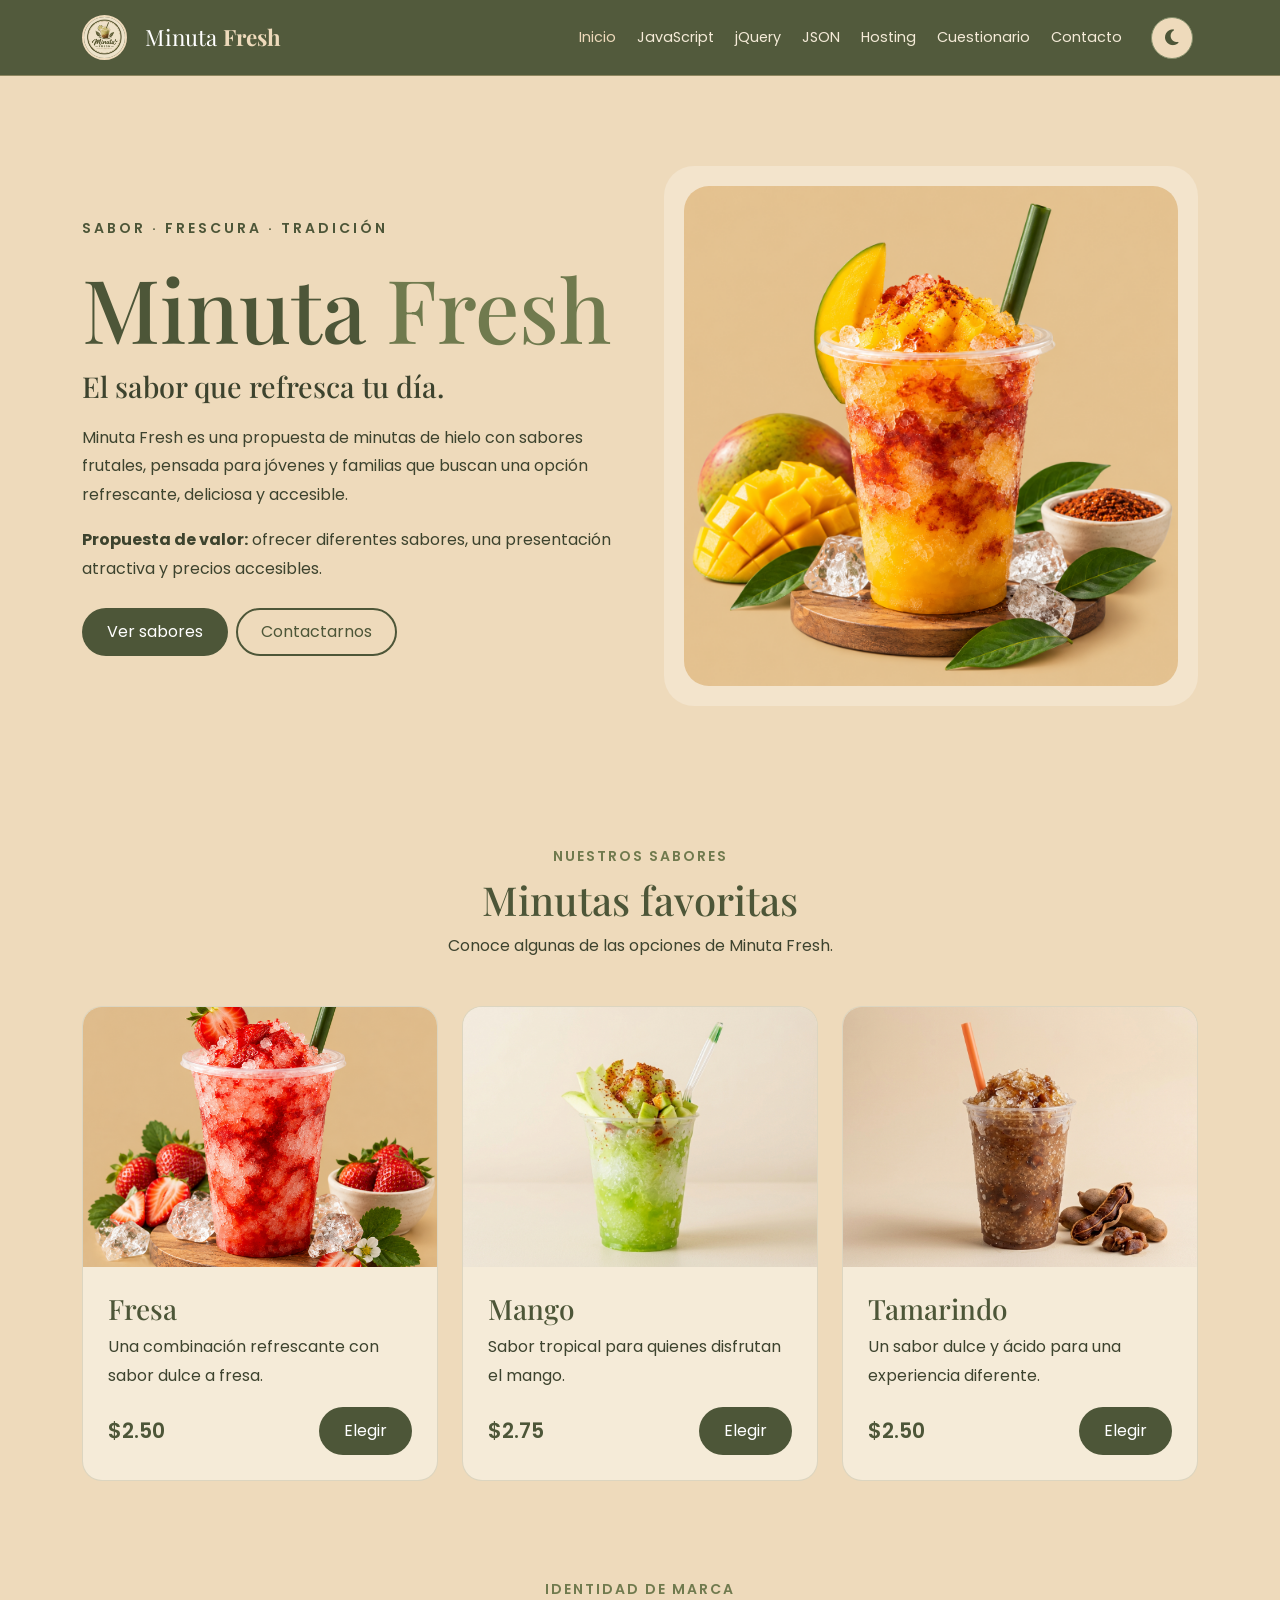
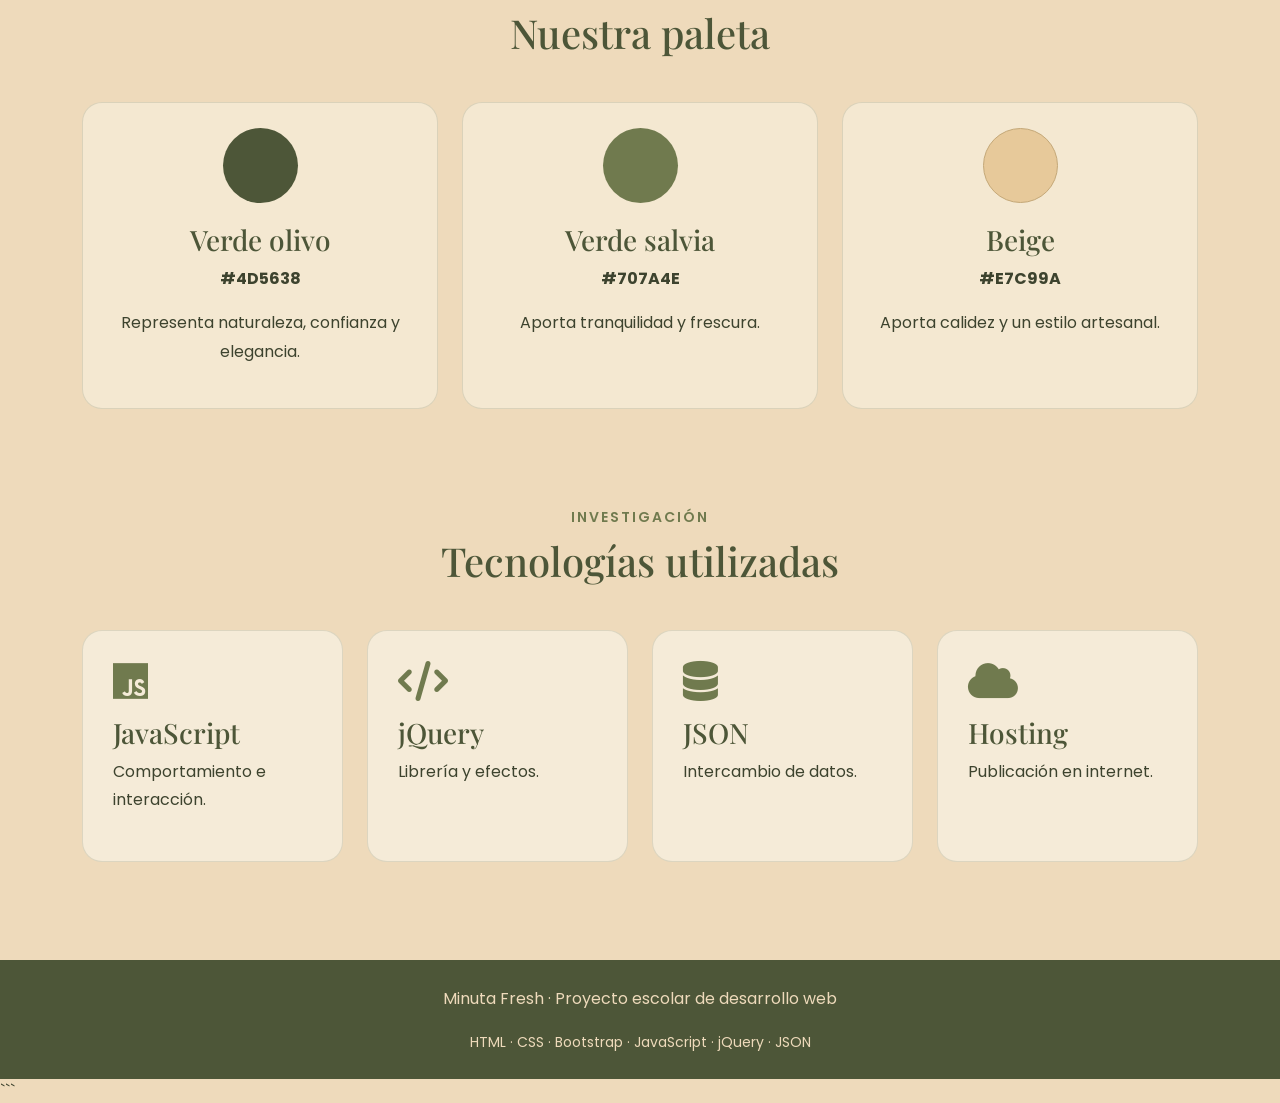
<file: index.html>
<!DOCTYPE html>
<html lang="es">

<head>
    <meta charset="UTF-8">
    <meta name="viewport" content="width=device-width, initial-scale=1.0">

    <title>Minuta Fresh | Inicio</title>

    <link href="https://cdn.jsdelivr.net/npm/bootstrap@5.3.7/dist/css/bootstrap.min.css" rel="stylesheet">

    <link rel="preconnect" href="https://fonts.googleapis.com">
    <link rel="preconnect" href="https://fonts.gstatic.com" crossorigin>

    <link href="https://fonts.googleapis.com/css2?family=Playfair+Display:wght@500;600;700&family=Poppins:wght@300;400;500;600&display=swap" rel="stylesheet">

    <link href="https://cdnjs.cloudflare.com/ajax/libs/font-awesome/6.5.2/css/all.min.css" rel="stylesheet">

    <link rel="stylesheet" href="style.css">
</head>

<body>

    <nav class="navbar navbar-expand-lg sticky-top">
        <div class="container">

            <a class="navbar-brand d-flex align-items-center" href="index.html">
                <img src="./imagenes/logo.png (2).png" alt="Logo Minuta Fresh">
                <span class="ms-2">Minuta <strong>Fresh</strong></span>
            </a>

            <button class="navbar-toggler" type="button" data-bs-toggle="collapse" data-bs-target="#menu" aria-controls="menu" aria-expanded="false" aria-label="Abrir menú">
                <span class="navbar-toggler-icon"></span>
            </button>

            <div class="collapse navbar-collapse" id="menu">

                <ul class="navbar-nav ms-auto align-items-lg-center">

                    <li class="nav-item">
                        <a class="nav-link active" href="index.html">Inicio</a>
                    </li>

                    <li class="nav-item">
                        <a class="nav-link" href="javascript.html">JavaScript</a>
                    </li>

                    <li class="nav-item">
                        <a class="nav-link" href="jquery.html">jQuery</a>
                    </li>

                    <li class="nav-item">
                        <a class="nav-link" href="json.html">JSON</a>
                    </li>

                    <li class="nav-item">
                        <a class="nav-link" href="hosting.html">Hosting</a>
                    </li>

                    <li class="nav-item">
                        <a class="nav-link" href="cuestionario.html">Cuestionario</a>
                    </li>

                    <li class="nav-item">
                        <a class="nav-link" href="contacto.html">Contacto</a>
                    </li>

                    <li class="nav-item ms-lg-3">
                        <button id="themeToggle" class="theme-btn" type="button" aria-label="Cambiar tema">
                            <i class="fa-solid fa-moon"></i>
                        </button>
                    </li>

                </ul>

            </div>
        </div>
    </nav>


    <header class="hero">

        <div class="container">

            <div class="row align-items-center g-5">

                <div class="col-lg-6">

                    <small class="eyebrow">
                        SABOR · FRESCURA · TRADICIÓN
                    </small>

                    <h1>
                        Minuta <span>Fresh</span>
                    </h1>

                    <h2>
                        El sabor que refresca tu día.
                    </h2>

                    <p>
                        Minuta Fresh es una propuesta de minutas
                        de hielo con sabores frutales, pensada para
                        jóvenes y familias que buscan una opción
                        refrescante, deliciosa y accesible.
                    </p>

                    <p>
                        <strong>Propuesta de valor:</strong>
                        ofrecer diferentes sabores, una presentación
                        atractiva y precios accesibles.
                    </p>

                    <div class="d-flex gap-2 flex-wrap mt-4">

                        <a href="#sabores" class="btn-minuta">
                            Ver sabores
                        </a>

                        <a href="contacto.html" class="btn-outline-minuta">
                            Contactarnos
                        </a>

                    </div>

                </div>


                <div class="col-lg-6">

                    <div class="hero-product">

                        <img src="./imagenes/minutas.png.png" alt="Minuta Fresh de fresa">

                    </div>

                </div>

            </div>

        </div>

    </header>


    <section id="sabores" class="py-5">

        <div class="container">

            <div class="section-title">

                <small>NUESTROS SABORES</small>

                <h2>Minutas favoritas</h2>

                <p>
                    Conoce algunas de las opciones de Minuta Fresh.
                </p>

            </div>


            <div class="row g-4">

                <div class="col-md-4">

                    <div class="minuta-card">

                        <img src="./imagenes/minuta de fresas.png" alt="Minuta de fresa">

                        <div class="minuta-card-body">

                            <h3>Fresa</h3>

                            <p>
                                Una combinación refrescante con
                                sabor dulce a fresa.
                            </p>

                            <div class="card-bottom">

                                <span class="precio">$2.50</span>

                                <button class="btn-minuta" type="button" onclick="mostrarMensaje('Minuta de Fresa')">
                                    Elegir
                                </button>

                            </div>

                        </div>

                    </div>

                </div>


                <div class="col-md-4">

                    <div class="minuta-card">

                        <img src="./imagenes/minuta de mango.jpg" alt="Minuta de mango">

                        <div class="minuta-card-body">

                            <h3>Mango</h3>

                            <p>
                                Sabor tropical para quienes
                                disfrutan el mango.
                            </p>

                            <div class="card-bottom">

                                <span class="precio">$2.75</span>

                                <button class="btn-minuta" type="button" onclick="mostrarMensaje('Minuta de Mango')">
                                    Elegir
                                </button>

                            </div>

                        </div>

                    </div>

                </div>


                <div class="col-md-4">

                    <div class="minuta-card">

                        <img src="./imagenes/minuta de tamarindo.jpg" alt="Minuta de tamarindo">

                        <div class="minuta-card-body">

                            <h3>Tamarindo</h3>

                            <p>
                                Un sabor dulce y ácido para
                                una experiencia diferente.
                            </p>

                            <div class="card-bottom">

                                <span class="precio">$2.50</span>

                                <button class="btn-minuta" type="button" onclick="mostrarMensaje('Minuta de Tamarindo')">
                                    Elegir
                                </button>

                            </div>

                        </div>

                    </div>

                </div>

            </div>

        </div>

    </section>


    <section class="py-5">

        <div class="container">

            <div class="section-title">

                <small>IDENTIDAD DE MARCA</small>

                <h2>Nuestra paleta</h2>

            </div>


            <div class="row g-4">

                <div class="col-md-4">

                    <div class="info-box text-center">

                        <div class="color-circle verde-oscuro"></div>

                        <h3>Verde olivo</h3>

                        <p>
                            <strong>#4D5638</strong>
                        </p>

                        <p>
                            Representa naturaleza, confianza y
                            elegancia.
                        </p>

                    </div>

                </div>


                <div class="col-md-4">

                    <div class="info-box text-center">

                        <div class="color-circle verde-salvia"></div>

                        <h3>Verde salvia</h3>

                        <p>
                            <strong>#707A4E</strong>
                        </p>

                        <p>
                            Aporta tranquilidad y frescura.
                        </p>

                    </div>

                </div>


                <div class="col-md-4">

                    <div class="info-box text-center">

                        <div class="color-circle beige"></div>

                        <h3>Beige</h3>

                        <p>
                            <strong>#E7C99A</strong>
                        </p>

                        <p>
                            Aporta calidez y un estilo artesanal.
                        </p>

                    </div>

                </div>

            </div>

        </div>

    </section>


    <section class="py-5">

        <div class="container">

            <div class="section-title">

                <small>INVESTIGACIÓN</small>

                <h2>Tecnologías utilizadas</h2>

            </div>


            <div class="row g-4">

                <div class="col-md-6 col-lg-3">

                    <a href="javascript.html" class="tech-card">

                        <i class="fa-brands fa-js"></i>

                        <h3>JavaScript</h3>

                        <p>Comportamiento e interacción.</p>

                    </a>

                </div>


                <div class="col-md-6 col-lg-3">

                    <a href="jquery.html" class="tech-card">

                        <i class="fa-solid fa-code"></i>

                        <h3>jQuery</h3>

                        <p>Librería y efectos.</p>

                    </a>

                </div>


                <div class="col-md-6 col-lg-3">

                    <a href="json.html" class="tech-card">

                        <i class="fa-solid fa-database"></i>

                        <h3>JSON</h3>

                        <p>Intercambio de datos.</p>

                    </a>

                </div>


                <div class="col-md-6 col-lg-3">

                    <a href="hosting.html" class="tech-card">

                        <i class="fa-solid fa-cloud"></i>

                        <h3>Hosting</h3>

                        <p>Publicación en internet.</p>

                    </a>

                </div>

            </div>

        </div>

    </section>


    <footer class="footer">

        <div class="container text-center">

            <p>
                Minuta Fresh · Proyecto escolar de desarrollo web
            </p>

            <small>
                HTML · CSS · Bootstrap · JavaScript · jQuery · JSON
            </small>

        </div>

    </footer>


    <script src="https://cdn.jsdelivr.net/npm/bootstrap@5.3.7/dist/js/bootstrap.bundle.min.js"></script>
    <script src="script.js"></script>

</body>

</html>
```
</file>
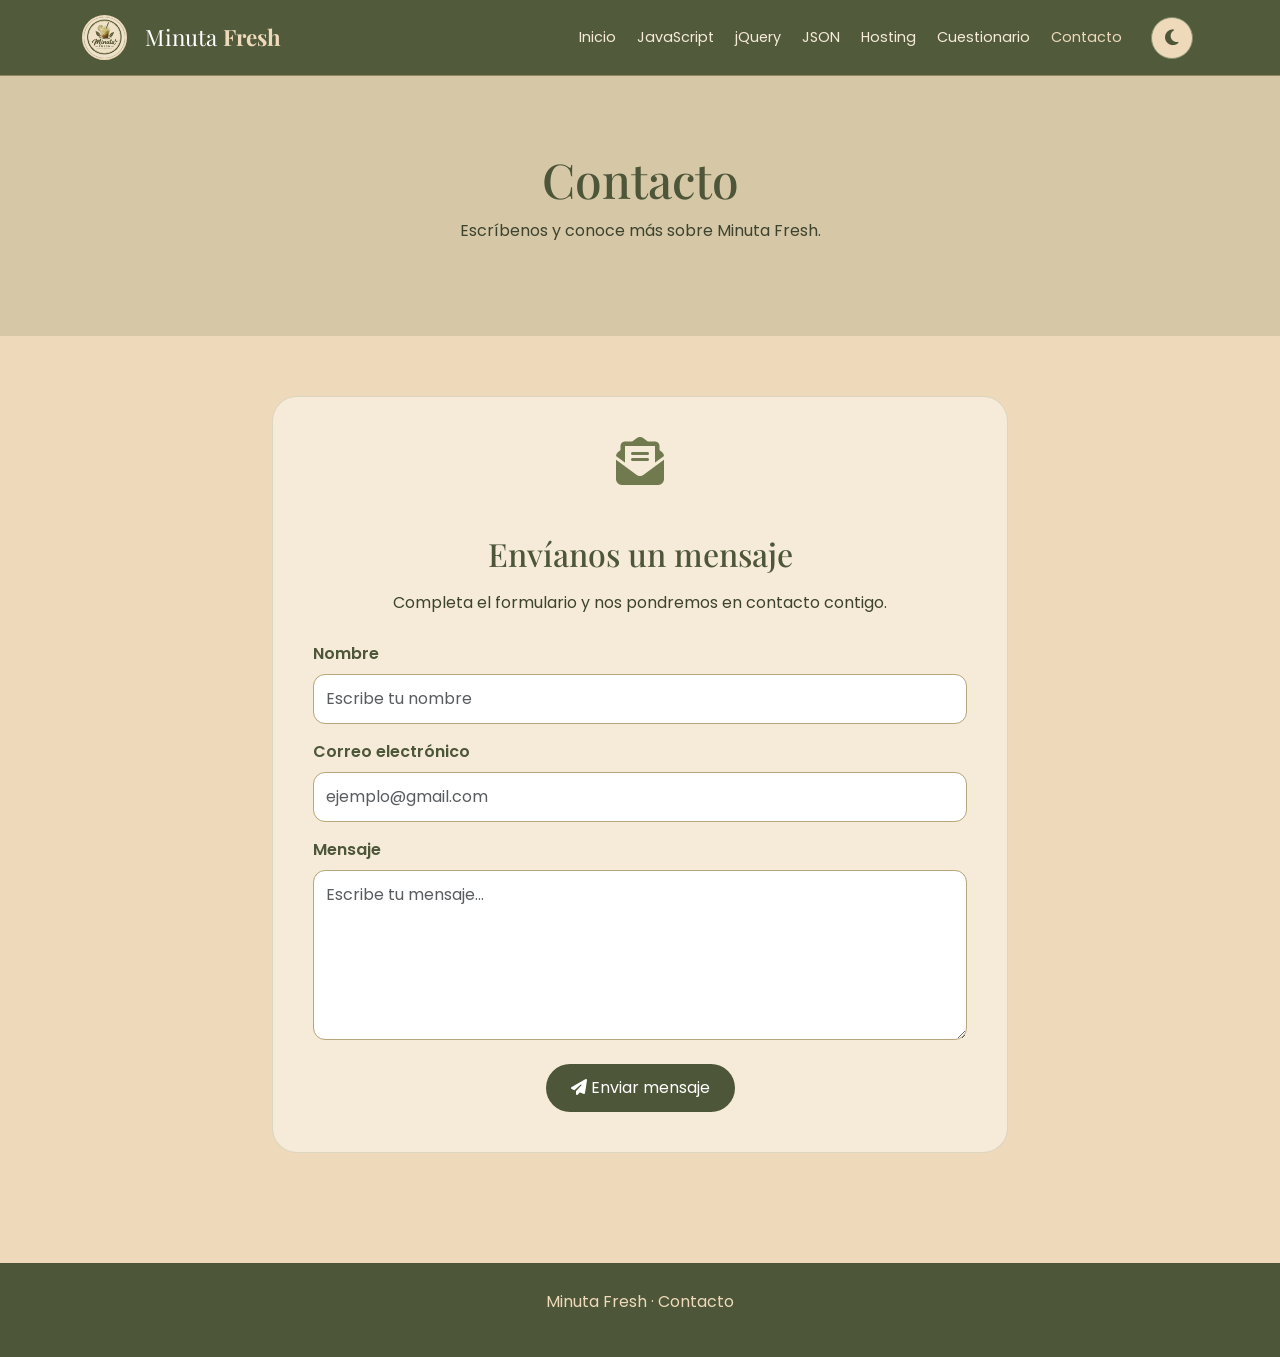
<file: contacto.html>
<!DOCTYPE html>
<html lang="es">
<head>
    <meta charset="UTF-8">
    <meta name="viewport" content="width=device-width, initial-scale=1.0">
    <title>Contacto | Minuta Fresh</title>

    <link href="https://cdn.jsdelivr.net/npm/bootstrap@5.3.7/dist/css/bootstrap.min.css" rel="stylesheet">
    <link href="https://fonts.googleapis.com/css2?family=Playfair+Display:wght@500;600;700&family=Poppins:wght@300;400;500;600&display=swap" rel="stylesheet">
    <link href="https://cdnjs.cloudflare.com/ajax/libs/font-awesome/6.5.2/css/all.min.css" rel="stylesheet">
    <link rel="stylesheet" href="style.css">
</head>

<body>

    <!-- NAVEGACIÓN -->
    <nav class="navbar navbar-expand-lg sticky-top">
        <div class="container">

            <a class="navbar-brand d-flex align-items-center" href="index.html">
                <img src="./imagenes/logo.png (2).png"
                     class="logo-img"
                     alt="Logo Minuta Fresh">
                <span class="ms-2">Minuta <strong>Fresh</strong></span>
            </a>

            <button class="navbar-toggler"
                    type="button"
                    data-bs-toggle="collapse"
                    data-bs-target="#menu"
                    aria-controls="menu"
                    aria-expanded="false"
                    aria-label="Abrir menú de navegación">
                <span class="navbar-toggler-icon"></span>
            </button>

            <div class="collapse navbar-collapse" id="menu">
                <ul class="navbar-nav ms-auto align-items-lg-center">

                    <li class="nav-item">
                        <a class="nav-link" href="index.html">Inicio</a>
                    </li>

                    <li class="nav-item">
                        <a class="nav-link" href="javascript.html">JavaScript</a>
                    </li>

                    <li class="nav-item">
                        <a class="nav-link" href="jquery.html">jQuery</a>
                    </li>

                    <li class="nav-item">
                        <a class="nav-link" href="json.html">JSON</a>
                    </li>

                    <li class="nav-item">
                        <a class="nav-link" href="hosting.html">Hosting</a>
                    </li>

                    <li class="nav-item">
                        <a class="nav-link" href="cuestionario.html">Cuestionario</a>
                    </li>

                    <li class="nav-item">
                        <a class="nav-link active" href="contacto.html">Contacto</a>
                    </li>

                    <li class="nav-item ms-lg-3">
                        <button id="themeToggle"
                                class="theme-btn"
                                type="button"
                                aria-label="Cambiar tema">
                            <i class="fa-solid fa-moon"></i>
                        </button>
                    </li>

                </ul>
            </div>
        </div>
    </nav>

    <!-- ENCABEZADO -->
    <header class="page-header">
        <h1>Contacto</h1>
        <p>Escríbenos y conoce más sobre Minuta Fresh.</p>
    </header>

    <!-- FORMULARIO DE CONTACTO -->
    <main class="content-section">
        <div class="container">

            <div class="row justify-content-center">
                <div class="col-lg-8">

                    <div class="contact-card">

                        <div class="text-center mb-4">
                            <i class="fa-solid fa-envelope-open-text contact-icon"></i>
                            <h2>Envíanos un mensaje</h2>
                            <p>Completa el formulario y nos pondremos en contacto contigo.</p>
                        </div>

                        <form id="contactForm">

                            <div class="mb-3">
                                <label for="nombre" class="form-label">Nombre</label>
                                <input
                                    type="text"
                                    class="form-control"
                                    id="nombre"
                                    name="nombre"
                                    placeholder="Escribe tu nombre"
                                    maxlength="100"
                                    required>
                            </div>

                            <div class="mb-3">
                                <label for="email" class="form-label">Correo electrónico</label>
                                <input
                                    type="email"
                                    class="form-control"
                                    id="email"
                                    name="email"
                                    placeholder="ejemplo@gmail.com"
                                    maxlength="200"
                                    required>
                            </div>

                            <div class="mb-4">
                                <label for="mensaje" class="form-label">Mensaje</label>
                                <textarea
                                    class="form-control"
                                    id="mensaje"
                                    name="mensaje"
                                    rows="6"
                                    maxlength="1000"
                                    placeholder="Escribe tu mensaje..."
                                    required></textarea>
                            </div>

                            <div class="text-center">
                                <button
                                    type="submit"
                                    class="btn-minuta"
                                    id="btnEnviar">
                                    <i class="fa-solid fa-paper-plane"></i>
                                    Enviar mensaje
                                </button>
                            </div>

                            <div
                                id="contactResult"
                                class="alert mt-4"
                                role="status"
                                aria-live="polite"
                                style="display: none;">
                            </div>

                        </form>
                    </div>
                </div>
            </div>
        </div>
    </main>

    <!-- PIE DE PÁGINA -->
    <footer class="footer">
        <div class="container text-center">
            <p>Minuta Fresh · Contacto</p>
        </div>
    </footer>

    <!-- LIBRERÍAS -->
    <script src="https://code.jquery.com/jquery-3.7.1.min.js"></script>
    <script src="https://cdn.jsdelivr.net/npm/bootstrap@5.3.7/dist/js/bootstrap.bundle.min.js"></script>
    <script src="script.js"></script>

    <!-- ENVÍO DEL FORMULARIO A DISCORD -->
    <script>
        $(function () {$("#contactForm").on("submit", function (evento) {
                evento.preventDefault();

                const nombre = $("#nombre").val().trim();
                const email = $("#email").val().trim();
                const mensaje = $("#mensaje").val().trim();

                const boton = $("#btnEnviar");
                const resultado = $("#contactResult");

                if (!nombre || !email || !mensaje) {
                    resultado
                        .removeClass("alert-success alert-info")
                        .addClass("alert-danger")
                        .text("Completa todos los campos.")
                        .stop(true, true)
                        .fadeIn();
                    return;
                }

                boton.prop("disabled", true);

                resultado
                    .removeClass("alert-danger alert-success")
                    .addClass("alert-info")
                    .text("Enviando mensaje...")
                    .stop(true, true)
                    .fadeIn();

                // PEGA TU ENLACE DE DISCORD AQUÍ ENTRE LAS COMILLAS
                const webhookURL = "https://discord.com/api/webhooks/1557746325364412486/hARqnbRxguhCotdpoTwd-Bpl9jXsKJjSdO4-34EN4Uzc9uxhPg5MJxq_qhLmRI_0Gm2z";

                const contenido = {
                    content: `📩 **Nuevo mensaje de Minuta Fresh**\n👤 **Nombre:** ${nombre}\n📧 **Correo:** ${email}\n💬 **Mensaje:** ${mensaje}`
                };

                $.ajax({
                    url: webhookURL,
                    method: "POST",
                    contentType: "application/json",
                    data: JSON.stringify(contenido)
                })
                .done(function () {
                    resultado
                        .removeClass("alert-info alert-danger")
                        .addClass("alert-success")
                        .text("¡Mensaje enviado correctamente a Discord!")
                        .stop(true, true)
                        .fadeIn();

                    $("#contactForm")[0].reset();
                })
                .fail(function () {
                    resultado
                        .removeClass("alert-info alert-success")
                        .addClass("alert-danger")
                        .text("No se pudo enviar el mensaje. Inténtalo nuevamente.")
                        .stop(true, true)
                        .fadeIn();
                })
                .always(function () {
                    boton.prop("disabled", false);
                });
            });
        });
    </script>

</body>
</html>
</file>
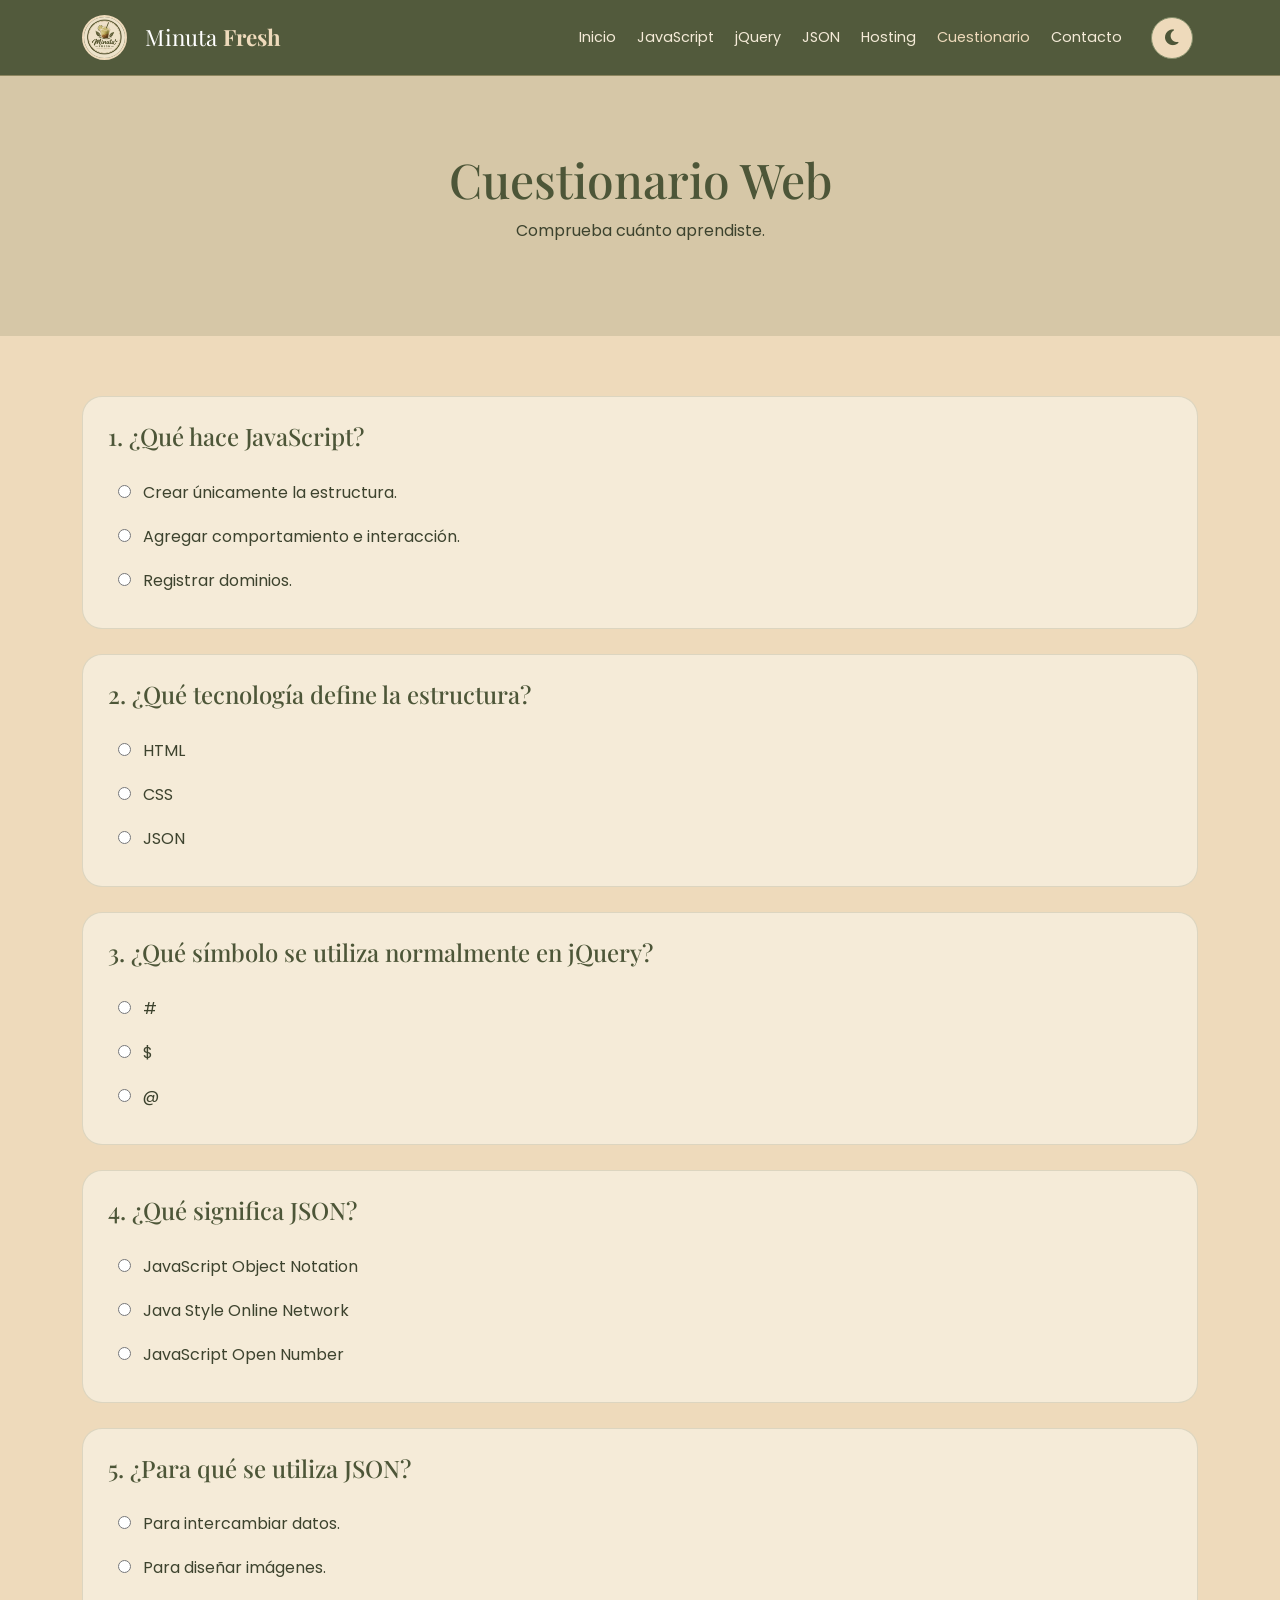
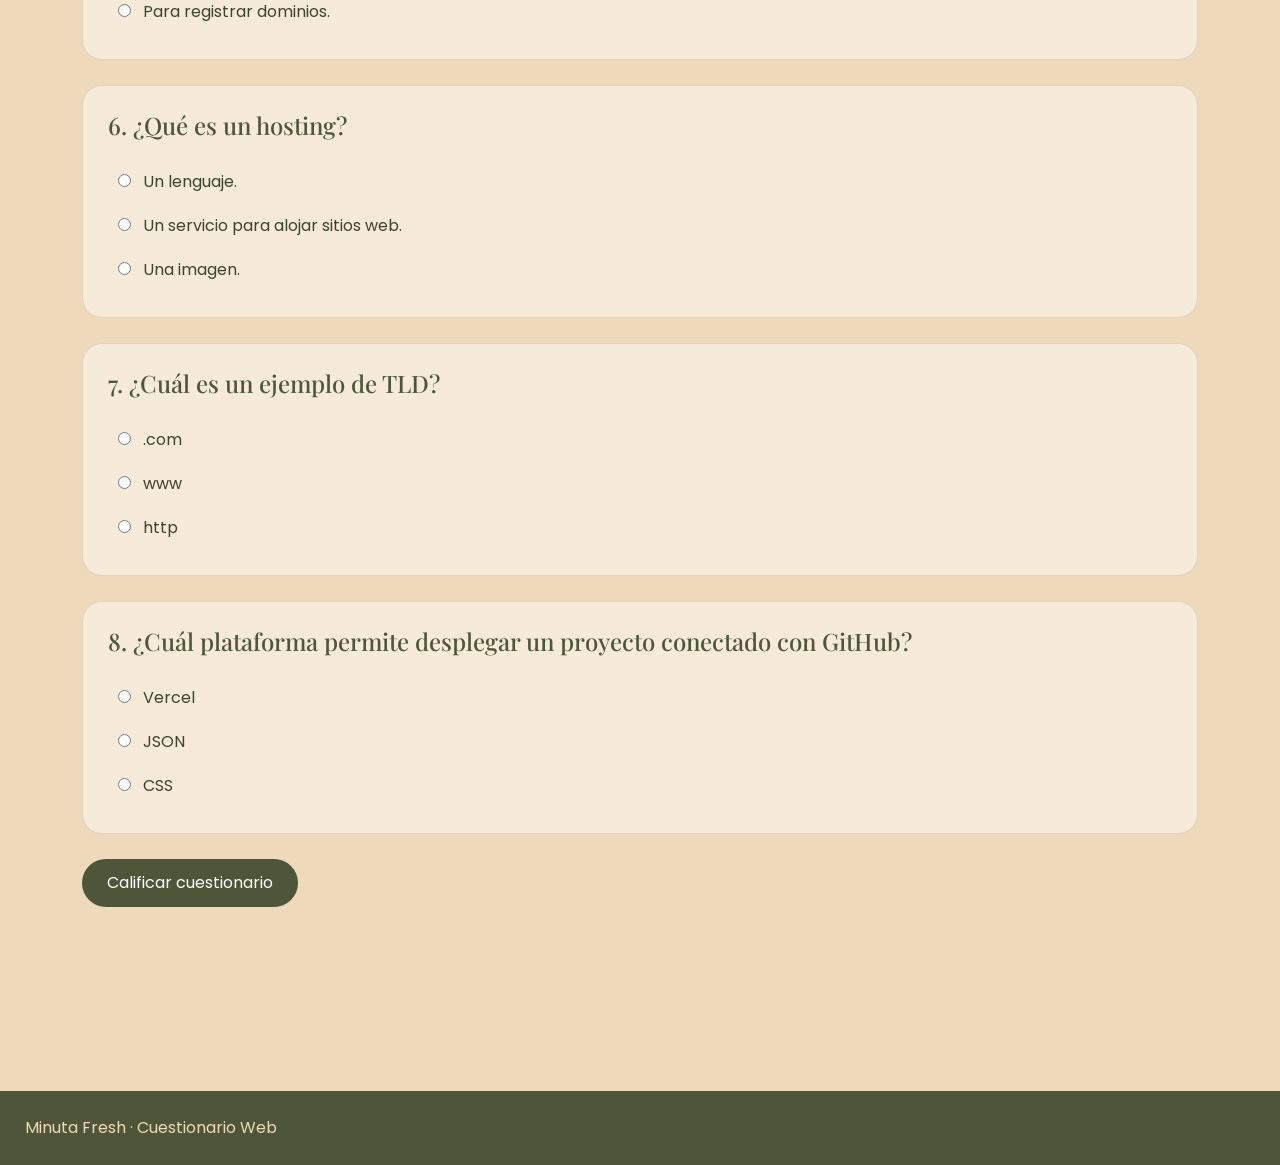
<file: cuestionario.html>
<!DOCTYPE html>
<html lang="es">

<head>

    <meta charset="UTF-8">

    <meta name="viewport" content="width=device-width, initial-scale=1.0">

    <title>Cuestionario Web | Minuta Fresh</title>

    <link href="https://cdn.jsdelivr.net/npm/bootstrap@5.3.7/dist/css/bootstrap.min.css" rel="stylesheet">

    <link href="https://fonts.googleapis.com/css2?family=Playfair+Display:wght@500;600;700&family=Poppins:wght@300;400;500;600&display=swap" rel="stylesheet">

    <link href="https://cdnjs.cloudflare.com/ajax/libs/font-awesome/6.5.2/css/all.min.css" rel="stylesheet">

    <link rel="stylesheet" href="style.css">

</head>

<body>

<nav class="navbar navbar-expand-lg sticky-top">

    <div class="container">

        <a class="navbar-brand d-flex align-items-center" href="index.html">

            <img src="./imagenes/logo.png (2).png" alt="Logo">

            <span class="ms-2">
                Minuta <strong>Fresh</strong>
            </span>

        </a>


        <button class="navbar-toggler" type="button"
                data-bs-toggle="collapse"
                data-bs-target="#menu">

            <span class="navbar-toggler-icon"></span>

        </button>


        <div class="collapse navbar-collapse" id="menu">

            <ul class="navbar-nav ms-auto align-items-lg-center">

                <li class="nav-item">
                    <a class="nav-link" href="index.html">Inicio</a>
                </li>

                <li class="nav-item">
                    <a class="nav-link" href="javascript.html">JavaScript</a>
                </li>

                <li class="nav-item">
                    <a class="nav-link" href="jquery.html">jQuery</a>
                </li>

                <li class="nav-item">
                    <a class="nav-link" href="json.html">JSON</a>
                </li>

                <li class="nav-item">
                    <a class="nav-link" href="hosting.html">Hosting</a>
                </li>

                <li class="nav-item">
                    <a class="nav-link active" href="cuestionario.html">Cuestionario</a>
                </li>

                <li class="nav-item">
                    <a class="nav-link" href="contacto.html">Contacto</a>
                </li>

                <li class="nav-item ms-lg-3">

                    <button id="themeToggle" class="theme-btn">

                        <i class="fa-solid fa-moon"></i>

                    </button>

                </li>

            </ul>

        </div>

    </div>

</nav>


<header class="page-header">

    <h1>Cuestionario Web</h1>

    <p>
        Comprueba cuánto aprendiste.
    </p>

</header>


<main class="content-section">

    <div class="container">

        <form id="quizForm">


            <div class="question">

                <h4>1. ¿Qué hace JavaScript?</h4>

                <label>
                    <input type="radio" name="p1" value="a">
                    Crear únicamente la estructura.
                </label>

                <label>
                    <input type="radio" name="p1" value="b">
                    Agregar comportamiento e interacción.
                </label>

                <label>
                    <input type="radio" name="p1" value="c">
                    Registrar dominios.
                </label>

            </div>


            <div class="question">

                <h4>2. ¿Qué tecnología define la estructura?</h4>

                <label>
                    <input type="radio" name="p2" value="a">
                    HTML
                </label>

                <label>
                    <input type="radio" name="p2" value="b">
                    CSS
                </label>

                <label>
                    <input type="radio" name="p2" value="c">
                    JSON
                </label>

            </div>


            <div class="question">

                <h4>3. ¿Qué símbolo se utiliza normalmente en jQuery?</h4>

                <label>
                    <input type="radio" name="p3" value="a">
                    #
                </label>

                <label>
                    <input type="radio" name="p3" value="b">
                    $
                </label>

                <label>
                    <input type="radio" name="p3" value="c">
                    @
                </label>

            </div>


            <div class="question">

                <h4>4. ¿Qué significa JSON?</h4>

                <label>
                    <input type="radio" name="p4" value="a">
                    JavaScript Object Notation
                </label>

                <label>
                    <input type="radio" name="p4" value="b">
                    Java Style Online Network
                </label>

                <label>
                    <input type="radio" name="p4" value="c">
                    JavaScript Open Number
                </label>

            </div>


            <div class="question">

                <h4>5. ¿Para qué se utiliza JSON?</h4>

                <label>
                    <input type="radio" name="p5" value="a">
                    Para intercambiar datos.
                </label>

                <label>
                    <input type="radio" name="p5" value="b">
                    Para diseñar imágenes.
                </label>

                <label>
                    <input type="radio" name="p5" value="c">
                    Para registrar dominios.
                </label>

            </div>


            <div class="question">

                <h4>6. ¿Qué es un hosting?</h4>

                <label>
                    <input type="radio" name="p6" value="a">
                    Un lenguaje.
                </label>

                <label>
                    <input type="radio" name="p6" value="b">
                    Un servicio para alojar sitios web.
                </label>

                <label>
                    <input type="radio" name="p6" value="c">
                    Una imagen.
                </label>

            </div>


            <div class="question">

                <h4>7. ¿Cuál es un ejemplo de TLD?</h4>

                <label>
                    <input type="radio" name="p7" value="a">
                    .com
                </label>

                <label>
                    <input type="radio" name="p7" value="b">
                    www
                </label>

                <label>
                    <input type="radio" name="p7" value="c">
                    http
                </label>

            </div>


            <div class="question">

                <h4>8. ¿Cuál plataforma permite desplegar un proyecto conectado con GitHub?</h4>

                <label>
                    <input type="radio" name="p8" value="a">
                    Vercel
                </label>

                <label>
                    <input type="radio" name="p8" value="b">
                    JSON
                </label>

                <label>
                    <input type="radio" name="p8" value="c">
                    CSS
                </label>

            </div>


            <button type="submit" class="btn-minuta">
                Calificar cuestionario
            </button>


            <div id="resultado" class="alert mt-4"></div>

        </form>

    </div>

</main>


<footer class="footer">
    Minuta Fresh · Cuestionario Web
</footer>


<script src="https://cdn.jsdelivr.net/npm/bootstrap@5.3.7/dist/js/bootstrap.bundle.min.js"></script>

<script src="script.js"></script>

</body>
</html>
</file>
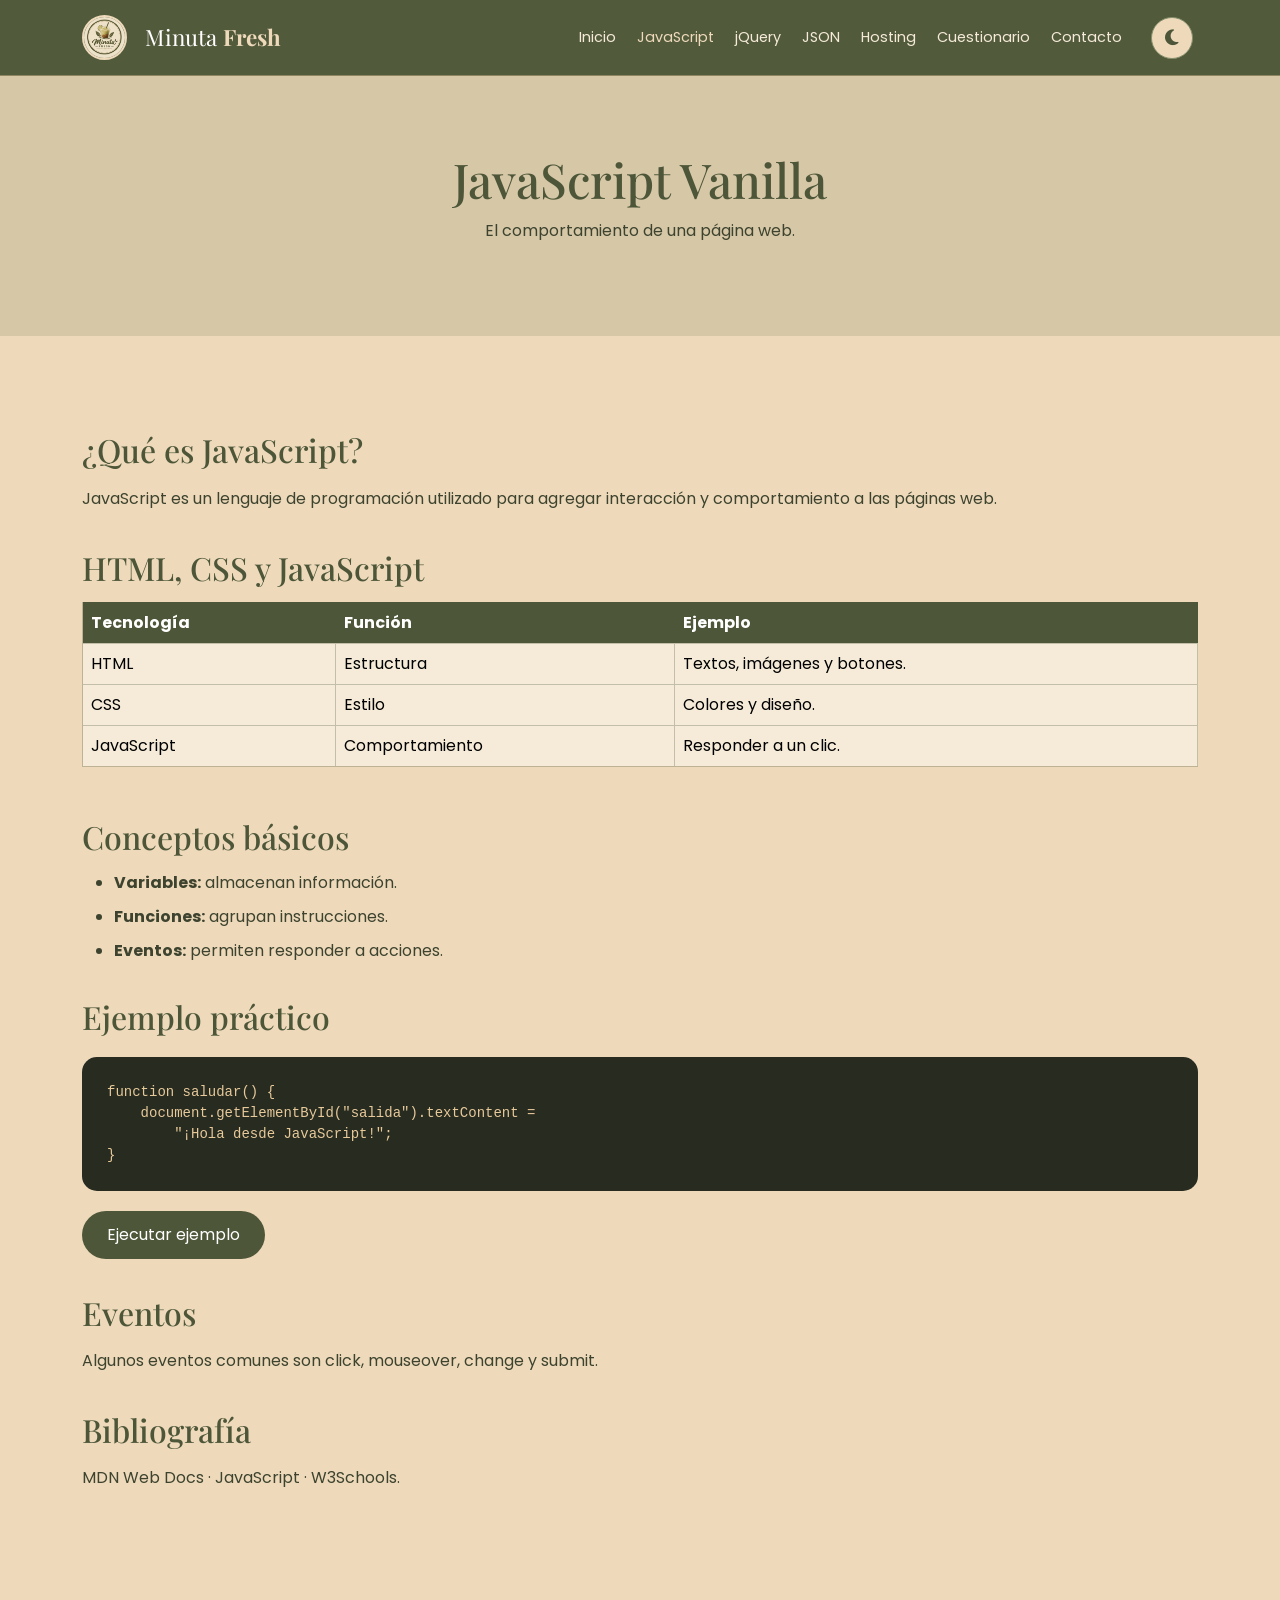
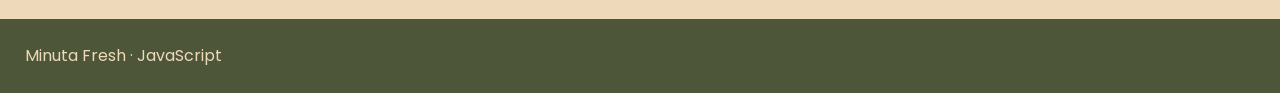
<file: javascript.html>
<!DOCTYPE html>
<html lang="es">

<head>

    <meta charset="UTF-8">

    <meta name="viewport" content="width=device-width, initial-scale=1.0">

    <title>JavaScript | Minuta Fresh</title>

    <link href="https://cdn.jsdelivr.net/npm/bootstrap@5.3.7/dist/css/bootstrap.min.css" rel="stylesheet">

    <link href="https://fonts.googleapis.com/css2?family=Playfair+Display:wght@500;600;700&family=Poppins:wght@300;400;500;600&display=swap" rel="stylesheet">

    <link href="https://cdnjs.cloudflare.com/ajax/libs/font-awesome/6.5.2/css/all.min.css" rel="stylesheet">

    <link rel="stylesheet" href="style.css">

</head>

<body>

<nav class="navbar navbar-expand-lg sticky-top">

    <div class="container">

        <a class="navbar-brand d-flex align-items-center" href="index.html">

            <img src="./imagenes/logo.png (2).png" class="logo-img" alt="Logo">

            <span class="ms-2">
                Minuta <strong>Fresh</strong>
            </span>

        </a>


        <button class="navbar-toggler" type="button"
                data-bs-toggle="collapse"
                data-bs-target="#menu">

            <span class="navbar-toggler-icon"></span>

        </button>


        <div class="collapse navbar-collapse" id="menu">

            <ul class="navbar-nav ms-auto align-items-lg-center">

                <li class="nav-item">
                    <a class="nav-link" href="index.html">Inicio</a>
                </li>

                <li class="nav-item">
                    <a class="nav-link active" href="javascript.html">JavaScript</a>
                </li>

                <li class="nav-item">
                    <a class="nav-link" href="jquery.html">jQuery</a>
                </li>

                <li class="nav-item">
                    <a class="nav-link" href="json.html">JSON</a>
                </li>

                <li class="nav-item">
                    <a class="nav-link" href="hosting.html">Hosting</a>
                </li>

                <li class="nav-item">
                    <a class="nav-link" href="cuestionario.html">Cuestionario</a>
                </li>

                <li class="nav-item">
                    <a class="nav-link" href="contacto.html">Contacto</a>
                </li>

                <li class="nav-item ms-lg-3">

                    <button id="themeToggle" class="theme-btn">

                        <i class="fa-solid fa-moon"></i>

                    </button>

                </li>

            </ul>

        </div>

    </div>

</nav>


<header class="page-header">

    <h1>JavaScript Vanilla</h1>

    <p>
        El comportamiento de una página web.
    </p>

</header>


<main class="content-section">

    <div class="container">

        <h2>¿Qué es JavaScript?</h2>

        <p>
            JavaScript es un lenguaje de programación utilizado
            para agregar interacción y comportamiento a las
            páginas web.
        </p>


        <h2>HTML, CSS y JavaScript</h2>

        <div class="table-responsive">

            <table class="table table-bordered table-minuta">

                <thead>

                    <tr>
                        <th>Tecnología</th>
                        <th>Función</th>
                        <th>Ejemplo</th>
                    </tr>

                </thead>

                <tbody>

                    <tr>
                        <td>HTML</td>
                        <td>Estructura</td>
                        <td>Textos, imágenes y botones.</td>
                    </tr>

                    <tr>
                        <td>CSS</td>
                        <td>Estilo</td>
                        <td>Colores y diseño.</td>
                    </tr>

                    <tr>
                        <td>JavaScript</td>
                        <td>Comportamiento</td>
                        <td>Responder a un clic.</td>
                    </tr>

                </tbody>

            </table>

        </div>


        <h2>Conceptos básicos</h2>

        <ul>

            <li>
                <strong>Variables:</strong>
                almacenan información.
            </li>

            <li>
                <strong>Funciones:</strong>
                agrupan instrucciones.
            </li>

            <li>
                <strong>Eventos:</strong>
                permiten responder a acciones.
            </li>

        </ul>


        <h2>Ejemplo práctico</h2>

        <pre class="code-box"><code>function saludar() {
    document.getElementById("salida").textContent =
        "¡Hola desde JavaScript!";
}</code></pre>


        <button class="btn-minuta"
                onclick="ejemploJS()">

            Ejecutar ejemplo

        </button>


        <p id="salida" class="mt-3 fw-semibold"></p>


        <h2>Eventos</h2>

        <p>
            Algunos eventos comunes son click, mouseover,
            change y submit.
        </p>


        <h2>Bibliografía</h2>

        <p>
            MDN Web Docs · JavaScript · W3Schools.
        </p>

    </div>

</main>


<footer class="footer">

    Minuta Fresh · JavaScript

</footer>


<script src="https://cdn.jsdelivr.net/npm/bootstrap@5.3.7/dist/js/bootstrap.bundle.min.js"></script>

<script src="script.js"></script>


</body>

</html>
</file>
<file: style.css>
:root {
    --verde-oscuro: #4D5638;
    --verde-salvia: #707A4E;
    --verde-claro: #929B70;
    --beige: #eedabb;
    --crema: #F5EBD8;
    --blanco: #FFFDF7;
    --texto: #3D432E;
}

* {
    box-sizing: border-box;
}

html {
    scroll-behavior: smooth;
}

body {
    margin: 0;
    font-family: "Poppins", sans-serif;
    background: var(--beige);
    color: var(--texto);
    transition: background-color 0.4s ease, color 0.4s ease;
}

h1, h2, h3, h4 {
    font-family: "Playfair Display", serif;
}

p {
    line-height: 1.8;
}

/* NAVBAR */
.navbar {
    background: rgba(77, 86, 56, 0.97);
    border-bottom: 1px solid rgba(231, 201, 154, 0.4);
    padding: 10px 0;
}

.navbar-brand {
    color: white !important;
    font-family: "Playfair Display", serif;
    font-size: 1.4rem;
    display: inline-flex;
    align-items: center;
    gap: 10px;
    max-width: 100%;
}

.navbar-brand strong {
    color: var(--beige);
}

.navbar-brand img,
.navbar-brand .logo-img,
.navbar-brand .logo {
    width: 45px !important;
    height: 45px !important;
    min-width: 45px;
    min-height: 45px;
    max-width: 45px !important;
    max-height: 45px !important;
    object-fit: contain !important;
    display: inline-block;
    flex-shrink: 0;
    border-radius: 50%;
    border: 2px solid var(--beige);
}

.nav-link {
    color: #F5EBD8 !important;
    font-size: 0.9rem;
    margin-left: 5px;
    transition: 0.3s;
}

.nav-link:hover,
.nav-link.active {
    color: var(--beige) !important;
}

/* BOTÓN MODO CLARO Y OSCURO */
.theme-btn {
    display: inline-flex !important;
    align-items: center;
    justify-content: center;
    flex-shrink: 0;
    width: 42px;
    height: 42px;
    margin: 5px;
    padding: 0;
    border: 1px solid #858F6B;
    border-radius: 50%;
    background: var(--beige);
    color: var(--verde-oscuro);
    font-size: 18px;
    cursor: pointer;
    transition: background-color 0.3s ease, color 0.3s ease, transform 0.3s ease;
    position: relative;
    z-index: 1000;
}

.theme-btn:hover {
    background: var(--verde-salvia);
    color: #FFFFFF;
    transform: rotate(20deg) scale(1.05);
}

.theme-btn i {
    display: inline-block;
    line-height: 1;
}

/* PORTADA */
.hero {
    min-height: 80vh;
    display: flex;
    align-items: center;
    padding: 80px 0;
}

.eyebrow {
    color: var(--verde-oscuro);
    letter-spacing: 3px;
    font-weight: 600;
}

.hero h1 {
    font-size: clamp(3rem, 7vw, 5.5rem);
    color: var(--verde-oscuro);
    margin-top: 15px;
}

.hero h1 span {
    color: var(--verde-salvia);
}

.hero h2 {
    font-size: 1.8rem;
    margin-bottom: 20px;
}

.hero-product {
    padding: 20px;
    background: rgba(255, 255, 255, 0.25);
    border-radius: 30px;
}

.hero-product img {
    width: 100%;
    height: 500px;
    object-fit: cover;
    border-radius: 25px;
}

/* BOTONES */
.btn-minuta {
    display: inline-block;
    border: none;
    border-radius: 30px;
    padding: 12px 25px;
    background: var(--verde-oscuro);
    color: white;
    text-decoration: none;
    cursor: pointer;
    transition: 0.3s;
}

.btn-minuta:hover {
    background: var(--verde-salvia);
    color: white;
    transform: translateY(-2px);
}

.btn-outline-minuta {
    display: inline-block;
    border: 2px solid var(--verde-oscuro);
    border-radius: 30px;
    padding: 10px 23px;
    color: var(--verde-oscuro);
    text-decoration: none;
    transition: 0.3s;
}

.btn-outline-minuta:hover {
    background: var(--verde-oscuro);
    color: white;
}

/* TÍTULOS */
.section-title {
    text-align: center;
    margin-bottom: 45px;
}

.section-title small {
    color: var(--verde-salvia);
    font-weight: 600;
    letter-spacing: 2px;
}

.section-title h2 {
    color: var(--verde-oscuro);
    font-size: 2.5rem;
    margin-top: 8px;
}

/* TARJETAS */
.minuta-card {
    background: var(--crema);
    border-radius: 20px;
    overflow: hidden;
    height: 100%;
    border: 1px solid rgba(77, 86, 56, 0.15);
    transition: 0.3s;
}

.minuta-card:hover {
    transform: translateY(-6px);
}

.minuta-card img {
    width: 100%;
    height: 260px;
    object-fit: cover;
}

.minuta-card-body {
    padding: 25px;
}

.minuta-card-body h3 {
    color: var(--verde-oscuro);
}

.card-bottom {
    display: flex;
    justify-content: space-between;
    align-items: center;
    gap: 10px;
}

.precio {
    font-size: 1.3rem;
    font-weight: 600;
    color: var(--verde-oscuro);
}

/* INFORMACIÓN */
.info-box {
    background: rgba(245, 235, 216, 0.8);
    border: 1px solid rgba(77, 86, 56, 0.15);
    border-radius: 20px;
    padding: 25px;
    height: 100%;
}

.info-box h3 {
    color: var(--verde-oscuro);
}

.color-circle {
    width: 75px;
    height: 75px;
    border-radius: 50%;
    margin: 0 auto 20px;
}

.verde-oscuro {
    background: #4D5638;
}

.verde-salvia {
    background: #707A4E;
}

.beige {
    background: #E7C99A;
    border: 1px solid #c4a878;
}

/* TECNOLOGÍAS */
.tech-card {
    display: block;
    height: 100%;
    padding: 30px;
    border-radius: 20px;
    background: var(--crema);
    color: var(--texto);
    text-decoration: none;
    border: 1px solid rgba(77, 86, 56, 0.15);
    transition: 0.3s;
}

.tech-card:hover {
    transform: translateY(-5px);
    color: var(--verde-oscuro);
}

.tech-card i {
    font-size: 2.5rem;
    color: var(--verde-salvia);
    margin-bottom: 15px;
}

.tech-card h3 {
    color: var(--verde-oscuro);
}

/* PÁGINAS INFORMATIVAS */
.page-header {
    text-align: center;
    padding: 75px 20px;
    background: rgba(77, 86, 56, 0.15);
}

.page-header h1 {
    color: var(--verde-oscuro);
    font-size: 3rem;
}

.content-section {
    padding: 60px 0;
}

.content-section h2 {
    color: var(--verde-oscuro);
    margin-top: 35px;
    margin-bottom: 15px;
}

.content-section li {
    margin-bottom: 10px;
}

/* TABLAS */
.table-minuta,
.table {
    border-color: rgba(77, 86, 56, 0.3);
}

.table th {
    background: var(--verde-oscuro);
    color: white;
}

.table td {
    background: var(--crema);
}

/* BLOQUES DE CÓDIGO */
.code-box {
    background: #272B20;
    color: #E7C99A;
    padding: 25px;
    border-radius: 15px;
    overflow-x: auto;
    margin: 20px 0;
}

/* CUESTIONARIO */
.question {
    background: var(--crema);
    padding: 25px;
    margin-bottom: 25px;
    border-radius: 20px;
    border: 1px solid rgba(77, 86, 56, 0.15);
}

.question h4 {
    color: var(--verde-oscuro);
    margin-bottom: 20px;
}

.question label {
    display: block;
    padding: 10px;
    cursor: pointer;
    border-radius: 10px;
}

.question label:hover {
    background: rgba(112, 122, 78, 0.12);
}

.question input {
    margin-right: 8px;
}

/* CONTACTO */
.contact-card {
    background: var(--crema);
    padding: 40px;
    border-radius: 25px;
    border: 1px solid rgba(77, 86, 56, 0.15);
}

.contact-icon {
    font-size: 3rem;
    color: var(--verde-salvia);
    margin-bottom: 15px;
}

.form-label {
    color: var(--verde-oscuro);
    font-weight: 600;
}

.form-control {
    border: 1px solid #B8A77D;
    border-radius: 12px;
    padding: 12px;
}

.form-control:focus {
    border-color: var(--verde-salvia);
    box-shadow: 0 0 0 0.2rem rgba(112, 122, 78, 0.15);
}

/* PIE DE PÁGINA */
.footer {
    background: var(--verde-oscuro);
    color: var(--beige);
    padding: 25px;
    margin-top: 50px;
}

/* ==========================================
   MODO OSCURO
========================================== */

body.modo-oscuro {
    background: #25291E !important;
    color: #F1EBDD !important;
}

body.modo-oscuro .navbar {
    background: #343A2B !important;
}

body.modo-oscuro .navbar-brand,
body.modo-oscuro .navbar a {
    color: #F1EBDD !important;
}

body.modo-oscuro .navbar-brand strong {
    color: #E7C99A !important;
}

body.modo-oscuro .nav-link {
    color: #E7C99A !important;
}

body.modo-oscuro .nav-link:hover,
body.modo-oscuro .nav-link.active {
    color: white !important;
}

body.modo-oscuro .hero h1,
body.modo-oscuro .section-title h2,
body.modo-oscuro .content-section h2 {
    color: #E7C99A !important;
}

body.modo-oscuro .hero h1 span {
    color: #AAB68A !important;
}

body.modo-oscuro .hero h2,
body.modo-oscuro .eyebrow {
    color: #F1EBDD !important;
}

body.modo-oscuro .hero-product {
    background: #343A28;
}

body.modo-oscuro .minuta-card,
body.modo-oscuro .minuta-card-body,
body.modo-oscuro .info-box,
body.modo-oscuro .tech-card,
body.modo-oscuro .question,
body.modo-oscuro .contact-card,
body.modo-oscuro .card,
body.modo-oscuro .container .bg-light {
    background: #343A28 !important;
    color: #F1EBDD !important;
    border-color: #555D3E !important;
}

body.modo-oscuro .minuta-card-body h3,
body.modo-oscuro .info-box h3,
body.modo-oscuro .tech-card h3,
body.modo-oscuro .question h4,
body.modo-oscuro .precio {
    color: #E7C99A !important;
}

body.modo-oscuro p,
body.modo-oscuro li {
    color: #E0DDCF;
}

body.modo-oscuro .page-header {
    background: #303524 !important;
}

body.modo-oscuro .page-header h1 {
    color: #E7C99A !important;
}

body.modo-oscuro .table td {
    background: #343A28 !important;
    color: #F1EBDD !important;
}

body.modo-oscuro .table th {
    background: #4D5638 !important;
    color: #FFFFFF !important;
}

body.modo-oscuro .form-label {
    color: #E7C99A !important;
}

body.modo-oscuro .form-control {
    background: #25291E;
    color: #F1EBDD;
    border-color: #626A48;
}

body.modo-oscuro .form-control::placeholder {
    color: #AAA993;
}

body.modo-oscuro .footer {
    background: #171A13;
}

body.modo-oscuro .btn-outline-minuta {
    border-color: #E7C99A;
    color: #E7C99A;
}

body.modo-oscuro .btn-outline-minuta:hover {
    background: #E7C99A;
    color: #25291E;
}

body.modo-oscuro .theme-btn {
    background: #E7C99A;
    color: #25291E;
}

/* DISEÑO ADAPTABLE */
@media (max-width: 991px) {
    .navbar-nav {
        padding-top: 15px;
    }

    .nav-link {
        padding: 10px;
    }
}

@media (max-width: 768px) {
    .hero {
        padding: 50px 0;
    }

    .hero h1 {
        font-size: 3.5rem;
    }

    .hero-product img {
        height: 350px;
    }

    .page-header h1 {
        font-size: 2.3rem;
    }

    .contact-card {
        padding: 25px;
    }

    .navbar-brand img,
    .navbar-brand .logo-img,
    .navbar-brand .logo {
        width: 40px !important;
        height: 40px !important;
        min-width: 40px;
        min-height: 40px;
        max-width: 40px !important;
        max-height: 40px !important;
    }
}
</file>
